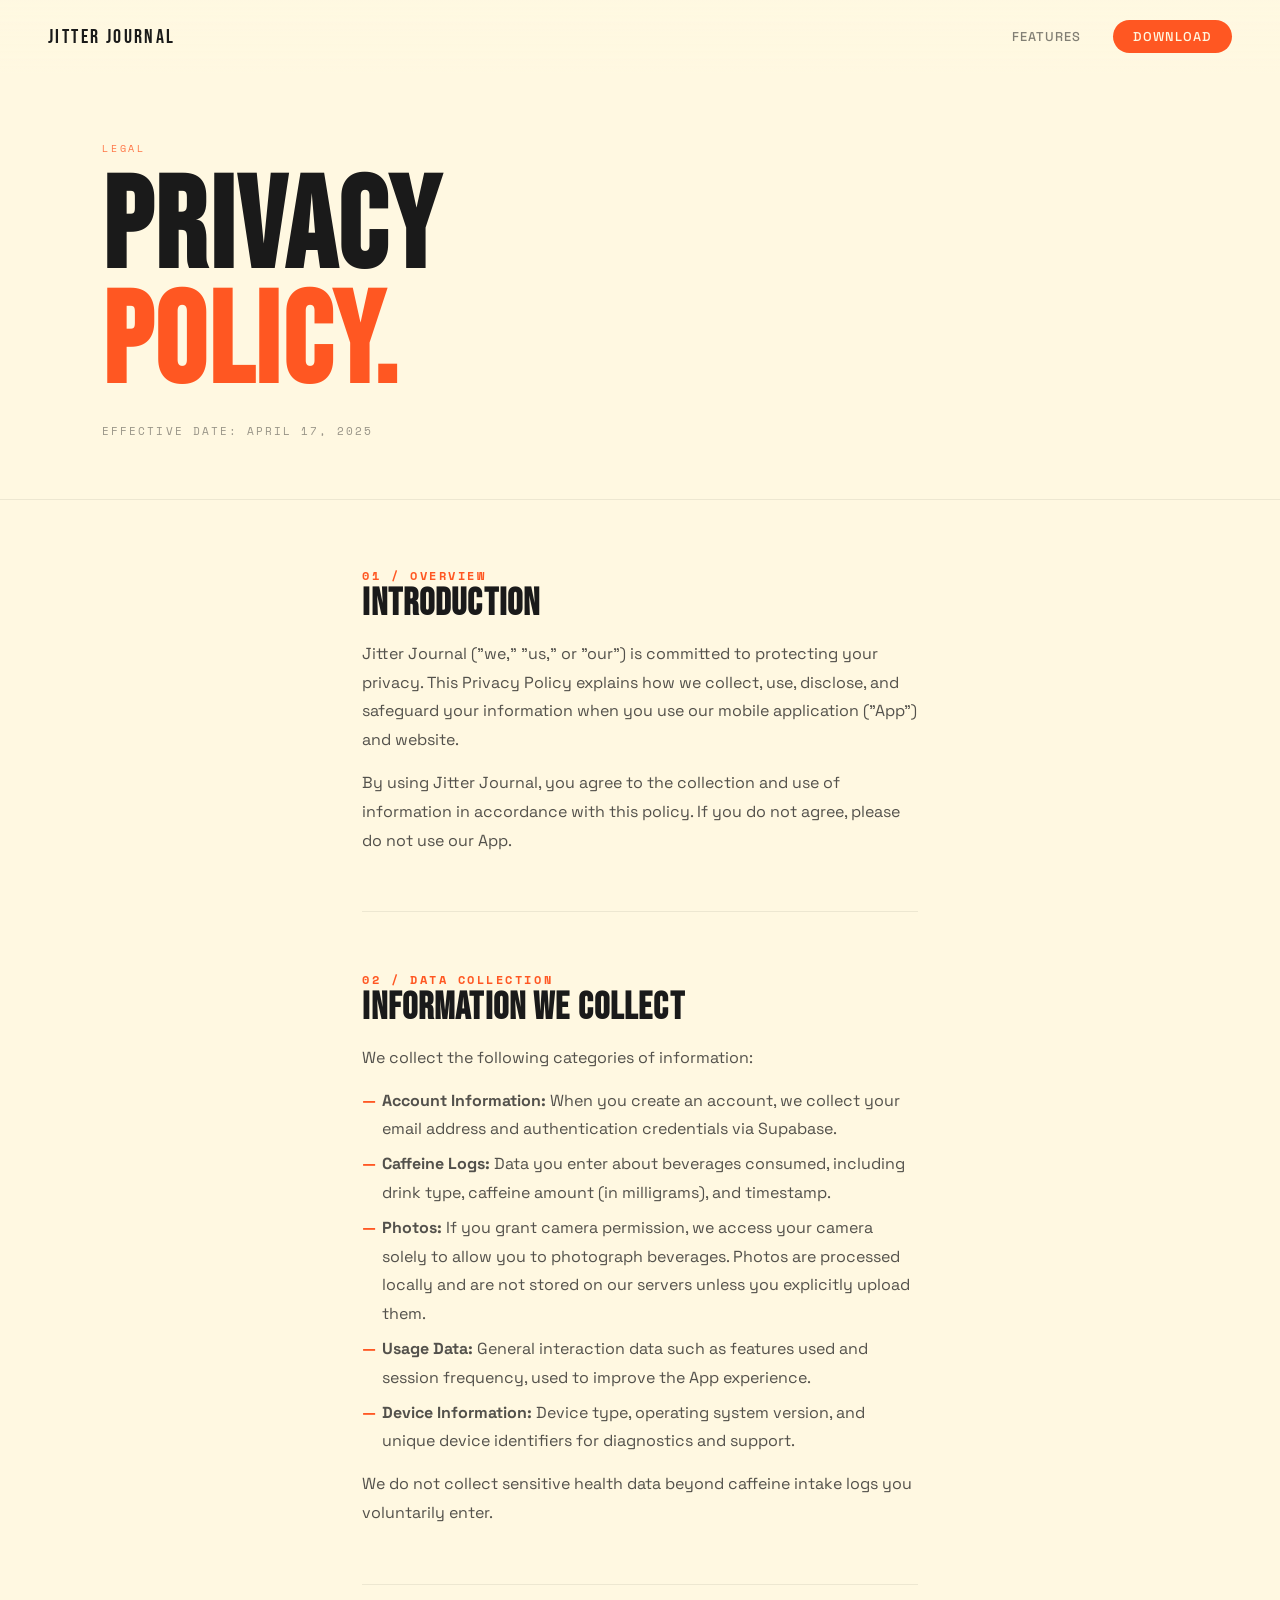
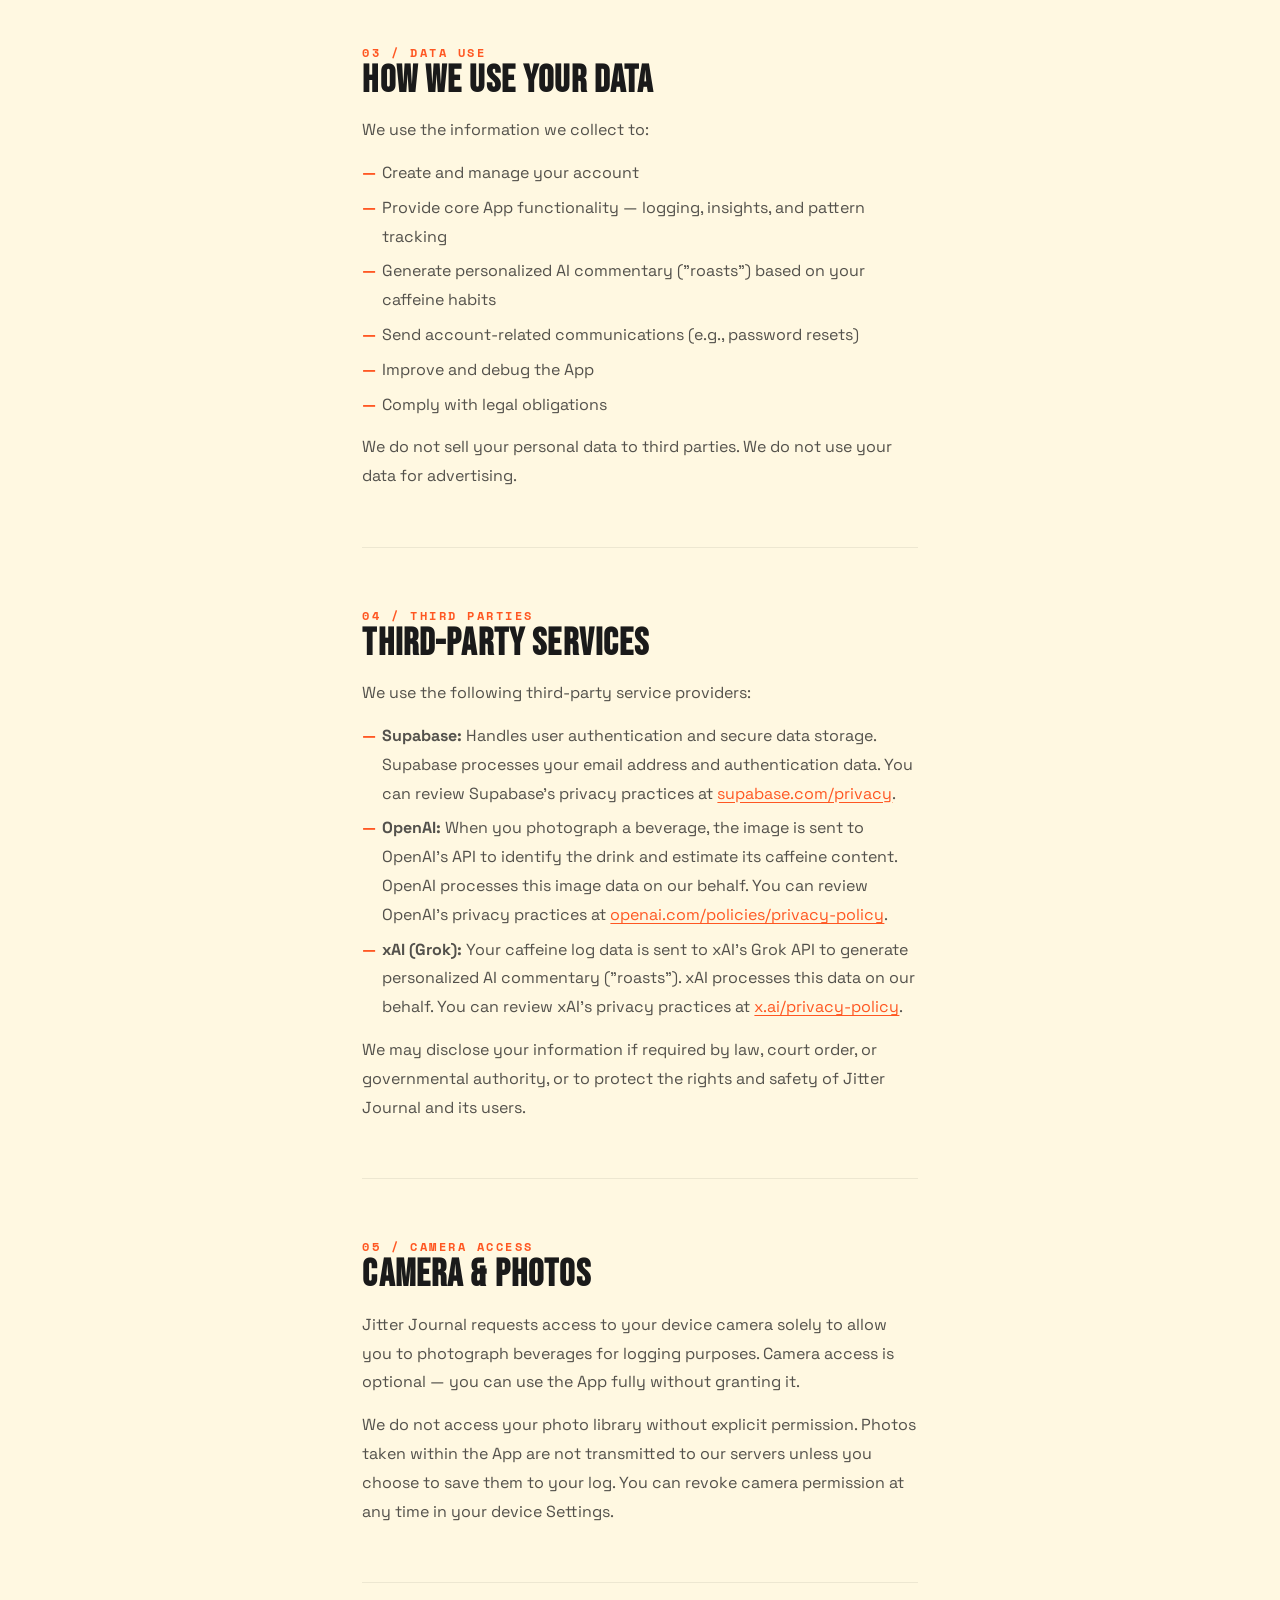
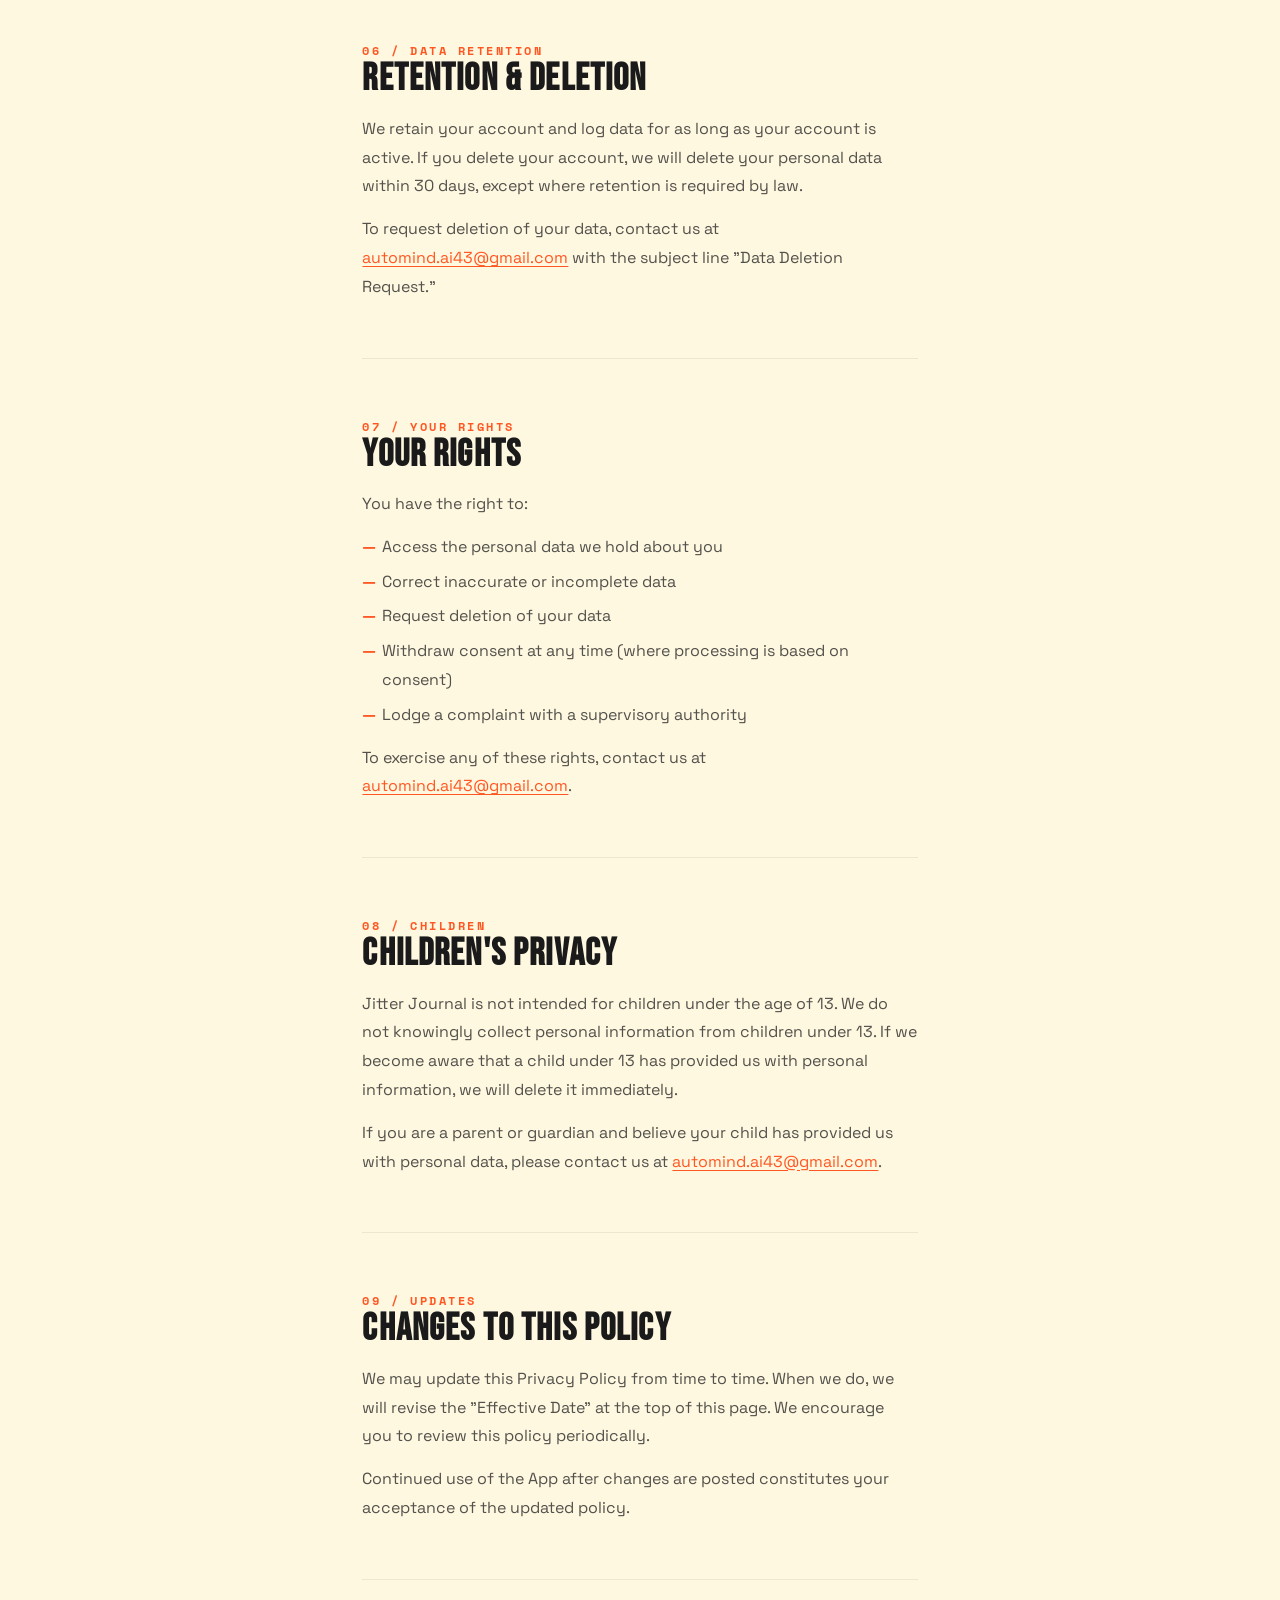
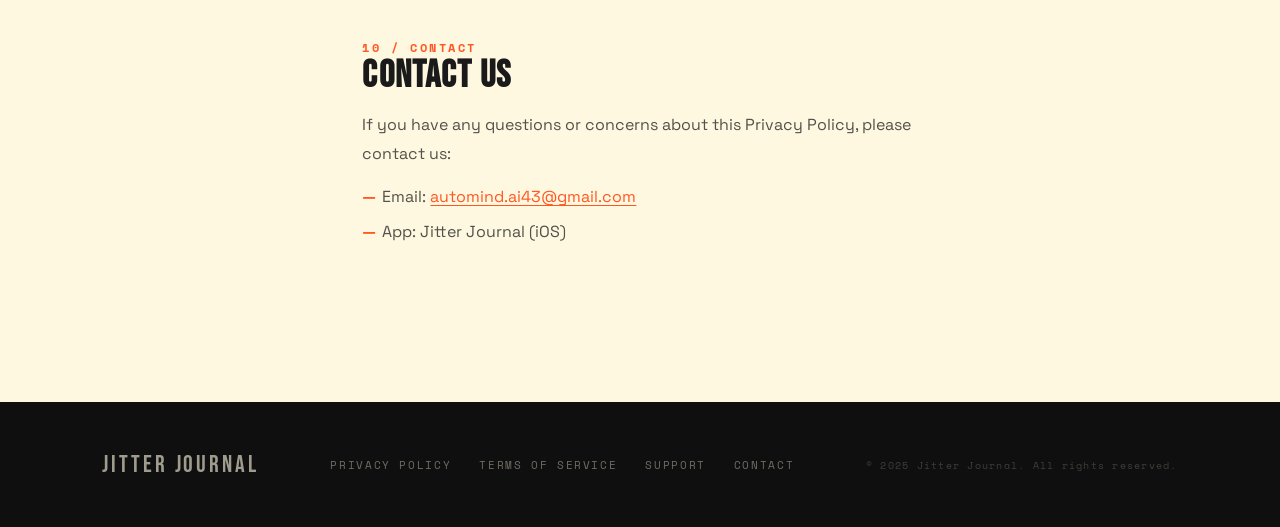
<file: privacy.html>
<!DOCTYPE html>
<html lang="en">
<head>
  <meta charset="UTF-8" />
  <meta name="viewport" content="width=device-width, initial-scale=1.0" />
  <title>Privacy Policy — Jitter Journal</title>
  <meta name="description" content="Jitter Journal Privacy Policy" />
  <link rel="icon" href="https://raw.githubusercontent.com/google/material-design-icons/master/png/maps/local_cafe/materialicons/48dp/2x/baseline_local_cafe_black_48dp.png" />
  <link rel="preconnect" href="https://fonts.googleapis.com" />
  <link rel="preconnect" href="https://fonts.gstatic.com" crossorigin />
  <link href="https://fonts.googleapis.com/css2?family=Bebas+Neue&family=Space+Grotesk:wght@300;400;500;600&family=Space+Mono:wght@400;700&display=swap" rel="stylesheet" />
  <link rel="stylesheet" href="css/style.css" />
  <style>
    body {
      background: var(--bg-light);
      color: var(--text-dark);
      min-height: 100vh;
    }

    .legal-hero {
      background: var(--bg-light);
      padding: 140px 8vw 60px;
      border-bottom: 1px solid rgba(26,26,26,0.08);
    }
    .legal-hero .section-label {
      color: var(--accent);
    }
    .legal-hero-heading {
      font-family: var(--font-display);
      font-size: clamp(4rem, 10vw, 9rem);
      line-height: 0.9;
      letter-spacing: 0.02em;
      color: var(--text-dark);
      margin: 12px 0 20px;
    }
    .legal-hero-heading .accent {
      color: var(--accent);
    }
    .legal-effective {
      font-family: var(--font-mono);
      font-size: 0.7rem;
      letter-spacing: 0.18em;
      text-transform: uppercase;
      color: rgba(26,26,26,0.45);
    }

    .legal-body {
      max-width: 760px;
      margin: 0 auto;
      padding: 64px 8vw 100px;
    }

    .legal-section {
      margin-bottom: 56px;
    }
    .legal-section-title {
      font-family: var(--font-mono);
      font-size: 0.72rem;
      font-weight: 700;
      letter-spacing: 0.22em;
      text-transform: uppercase;
      color: var(--accent);
      margin-bottom: 16px;
    }
    .legal-section h2 {
      font-family: var(--font-display);
      font-size: clamp(1.8rem, 3vw, 2.6rem);
      letter-spacing: 0.03em;
      color: var(--text-dark);
      margin-bottom: 16px;
      line-height: 1;
    }
    .legal-section p {
      font-family: var(--font-body);
      font-size: 1rem;
      font-weight: 400;
      line-height: 1.8;
      color: rgba(26,26,26,0.75);
      margin-bottom: 14px;
    }
    .legal-section p:last-child {
      margin-bottom: 0;
    }
    .legal-section ul {
      list-style: none;
      padding: 0;
      margin: 0 0 14px;
    }
    .legal-section ul li {
      font-family: var(--font-body);
      font-size: 1rem;
      line-height: 1.8;
      color: rgba(26,26,26,0.75);
      padding-left: 20px;
      position: relative;
      margin-bottom: 6px;
    }
    .legal-section ul li::before {
      content: '—';
      position: absolute;
      left: 0;
      color: var(--accent);
      font-weight: 700;
    }
    .legal-section a {
      color: var(--accent);
      text-decoration: underline;
      text-underline-offset: 3px;
    }
    .legal-divider {
      border: none;
      border-top: 1px solid rgba(26,26,26,0.08);
      margin: 56px 0;
    }

    /* Override header for light page */
    .site-header {
      background: linear-gradient(to bottom, rgba(255,248,225,0.95) 0%, rgba(255,248,225,0.7) 100%);
    }
    .nav-logo { color: var(--text-dark); opacity: 1; }
    .nav-links a { color: rgba(26,26,26,0.55); }
    .nav-links a:hover { color: var(--text-dark); }
  </style>
</head>
<body>

  <header class="site-header">
    <nav>
      <a href="index.html" style="text-decoration:none;">
        <span class="nav-logo">JITTER JOURNAL</span>
      </a>
      <div class="nav-links">
        <a href="index.html#features">Features</a>
        <a href="index.html#download" class="nav-cta">Download</a>
      </div>
    </nav>
  </header>

  <div class="legal-hero">
    <span class="section-label">Legal</span>
    <h1 class="legal-hero-heading">PRIVACY<br><span class="accent">POLICY.</span></h1>
    <p class="legal-effective">Effective Date: April 17, 2025</p>
  </div>

  <div class="legal-body">

    <div class="legal-section">
      <span class="legal-section-title">01 / Overview</span>
      <h2>INTRODUCTION</h2>
      <p>Jitter Journal ("we," "us," or "our") is committed to protecting your privacy. This Privacy Policy explains how we collect, use, disclose, and safeguard your information when you use our mobile application ("App") and website.</p>
      <p>By using Jitter Journal, you agree to the collection and use of information in accordance with this policy. If you do not agree, please do not use our App.</p>
    </div>

    <hr class="legal-divider" />

    <div class="legal-section">
      <span class="legal-section-title">02 / Data Collection</span>
      <h2>INFORMATION WE COLLECT</h2>
      <p>We collect the following categories of information:</p>
      <ul>
        <li><strong>Account Information:</strong> When you create an account, we collect your email address and authentication credentials via Supabase.</li>
        <li><strong>Caffeine Logs:</strong> Data you enter about beverages consumed, including drink type, caffeine amount (in milligrams), and timestamp.</li>
        <li><strong>Photos:</strong> If you grant camera permission, we access your camera solely to allow you to photograph beverages. Photos are processed locally and are not stored on our servers unless you explicitly upload them.</li>
        <li><strong>Usage Data:</strong> General interaction data such as features used and session frequency, used to improve the App experience.</li>
        <li><strong>Device Information:</strong> Device type, operating system version, and unique device identifiers for diagnostics and support.</li>
      </ul>
      <p>We do not collect sensitive health data beyond caffeine intake logs you voluntarily enter.</p>
    </div>

    <hr class="legal-divider" />

    <div class="legal-section">
      <span class="legal-section-title">03 / Data Use</span>
      <h2>HOW WE USE YOUR DATA</h2>
      <p>We use the information we collect to:</p>
      <ul>
        <li>Create and manage your account</li>
        <li>Provide core App functionality — logging, insights, and pattern tracking</li>
        <li>Generate personalized AI commentary ("roasts") based on your caffeine habits</li>
        <li>Send account-related communications (e.g., password resets)</li>
        <li>Improve and debug the App</li>
        <li>Comply with legal obligations</li>
      </ul>
      <p>We do not sell your personal data to third parties. We do not use your data for advertising.</p>
    </div>

    <hr class="legal-divider" />

    <div class="legal-section">
      <span class="legal-section-title">04 / Third Parties</span>
      <h2>THIRD-PARTY SERVICES</h2>
      <p>We use the following third-party service providers:</p>
      <ul>
        <li><strong>Supabase:</strong> Handles user authentication and secure data storage. Supabase processes your email address and authentication data. You can review Supabase's privacy practices at <a href="https://supabase.com/privacy" target="_blank" rel="noopener noreferrer">supabase.com/privacy</a>.</li>
        <li><strong>OpenAI:</strong> When you photograph a beverage, the image is sent to OpenAI's API to identify the drink and estimate its caffeine content. OpenAI processes this image data on our behalf. You can review OpenAI's privacy practices at <a href="https://openai.com/policies/privacy-policy" target="_blank" rel="noopener noreferrer">openai.com/policies/privacy-policy</a>.</li>
        <li><strong>xAI (Grok):</strong> Your caffeine log data is sent to xAI's Grok API to generate personalized AI commentary ("roasts"). xAI processes this data on our behalf. You can review xAI's privacy practices at <a href="https://x.ai/privacy-policy" target="_blank" rel="noopener noreferrer">x.ai/privacy-policy</a>.</li>
      </ul>
      <p>We may disclose your information if required by law, court order, or governmental authority, or to protect the rights and safety of Jitter Journal and its users.</p>
    </div>

    <hr class="legal-divider" />

    <div class="legal-section">
      <span class="legal-section-title">05 / Camera Access</span>
      <h2>CAMERA &amp; PHOTOS</h2>
      <p>Jitter Journal requests access to your device camera solely to allow you to photograph beverages for logging purposes. Camera access is optional — you can use the App fully without granting it.</p>
      <p>We do not access your photo library without explicit permission. Photos taken within the App are not transmitted to our servers unless you choose to save them to your log. You can revoke camera permission at any time in your device Settings.</p>
    </div>

    <hr class="legal-divider" />

    <div class="legal-section">
      <span class="legal-section-title">06 / Data Retention</span>
      <h2>RETENTION &amp; DELETION</h2>
      <p>We retain your account and log data for as long as your account is active. If you delete your account, we will delete your personal data within 30 days, except where retention is required by law.</p>
      <p>To request deletion of your data, contact us at <a href="mailto:automind.ai43@gmail.com">automind.ai43@gmail.com</a> with the subject line "Data Deletion Request."</p>
    </div>

    <hr class="legal-divider" />

    <div class="legal-section">
      <span class="legal-section-title">07 / Your Rights</span>
      <h2>YOUR RIGHTS</h2>
      <p>You have the right to:</p>
      <ul>
        <li>Access the personal data we hold about you</li>
        <li>Correct inaccurate or incomplete data</li>
        <li>Request deletion of your data</li>
        <li>Withdraw consent at any time (where processing is based on consent)</li>
        <li>Lodge a complaint with a supervisory authority</li>
      </ul>
      <p>To exercise any of these rights, contact us at <a href="mailto:automind.ai43@gmail.com">automind.ai43@gmail.com</a>.</p>
    </div>

    <hr class="legal-divider" />

    <div class="legal-section">
      <span class="legal-section-title">08 / Children</span>
      <h2>CHILDREN'S PRIVACY</h2>
      <p>Jitter Journal is not intended for children under the age of 13. We do not knowingly collect personal information from children under 13. If we become aware that a child under 13 has provided us with personal information, we will delete it immediately.</p>
      <p>If you are a parent or guardian and believe your child has provided us with personal data, please contact us at <a href="mailto:automind.ai43@gmail.com">automind.ai43@gmail.com</a>.</p>
    </div>

    <hr class="legal-divider" />

    <div class="legal-section">
      <span class="legal-section-title">09 / Updates</span>
      <h2>CHANGES TO THIS POLICY</h2>
      <p>We may update this Privacy Policy from time to time. When we do, we will revise the "Effective Date" at the top of this page. We encourage you to review this policy periodically.</p>
      <p>Continued use of the App after changes are posted constitutes your acceptance of the updated policy.</p>
    </div>

    <hr class="legal-divider" />

    <div class="legal-section">
      <span class="legal-section-title">10 / Contact</span>
      <h2>CONTACT US</h2>
      <p>If you have any questions or concerns about this Privacy Policy, please contact us:</p>
      <ul>
        <li>Email: <a href="mailto:automind.ai43@gmail.com">automind.ai43@gmail.com</a></li>
        <li>App: Jitter Journal (iOS)</li>
      </ul>
    </div>

  </div>

  <footer class="site-footer">
    <div class="footer-inner">
      <span class="footer-logo">JITTER JOURNAL</span>
      <div class="footer-links">
        <a href="privacy.html">Privacy Policy</a>
        <a href="terms.html">Terms of Service</a>
        <a href="support.html">Support</a>
        <a href="mailto:automind.ai43@gmail.com">Contact</a>
      </div>
      <span class="footer-copy">© 2025 Jitter Journal. All rights reserved.</span>
    </div>
  </footer>

</body>
</html>
</file>
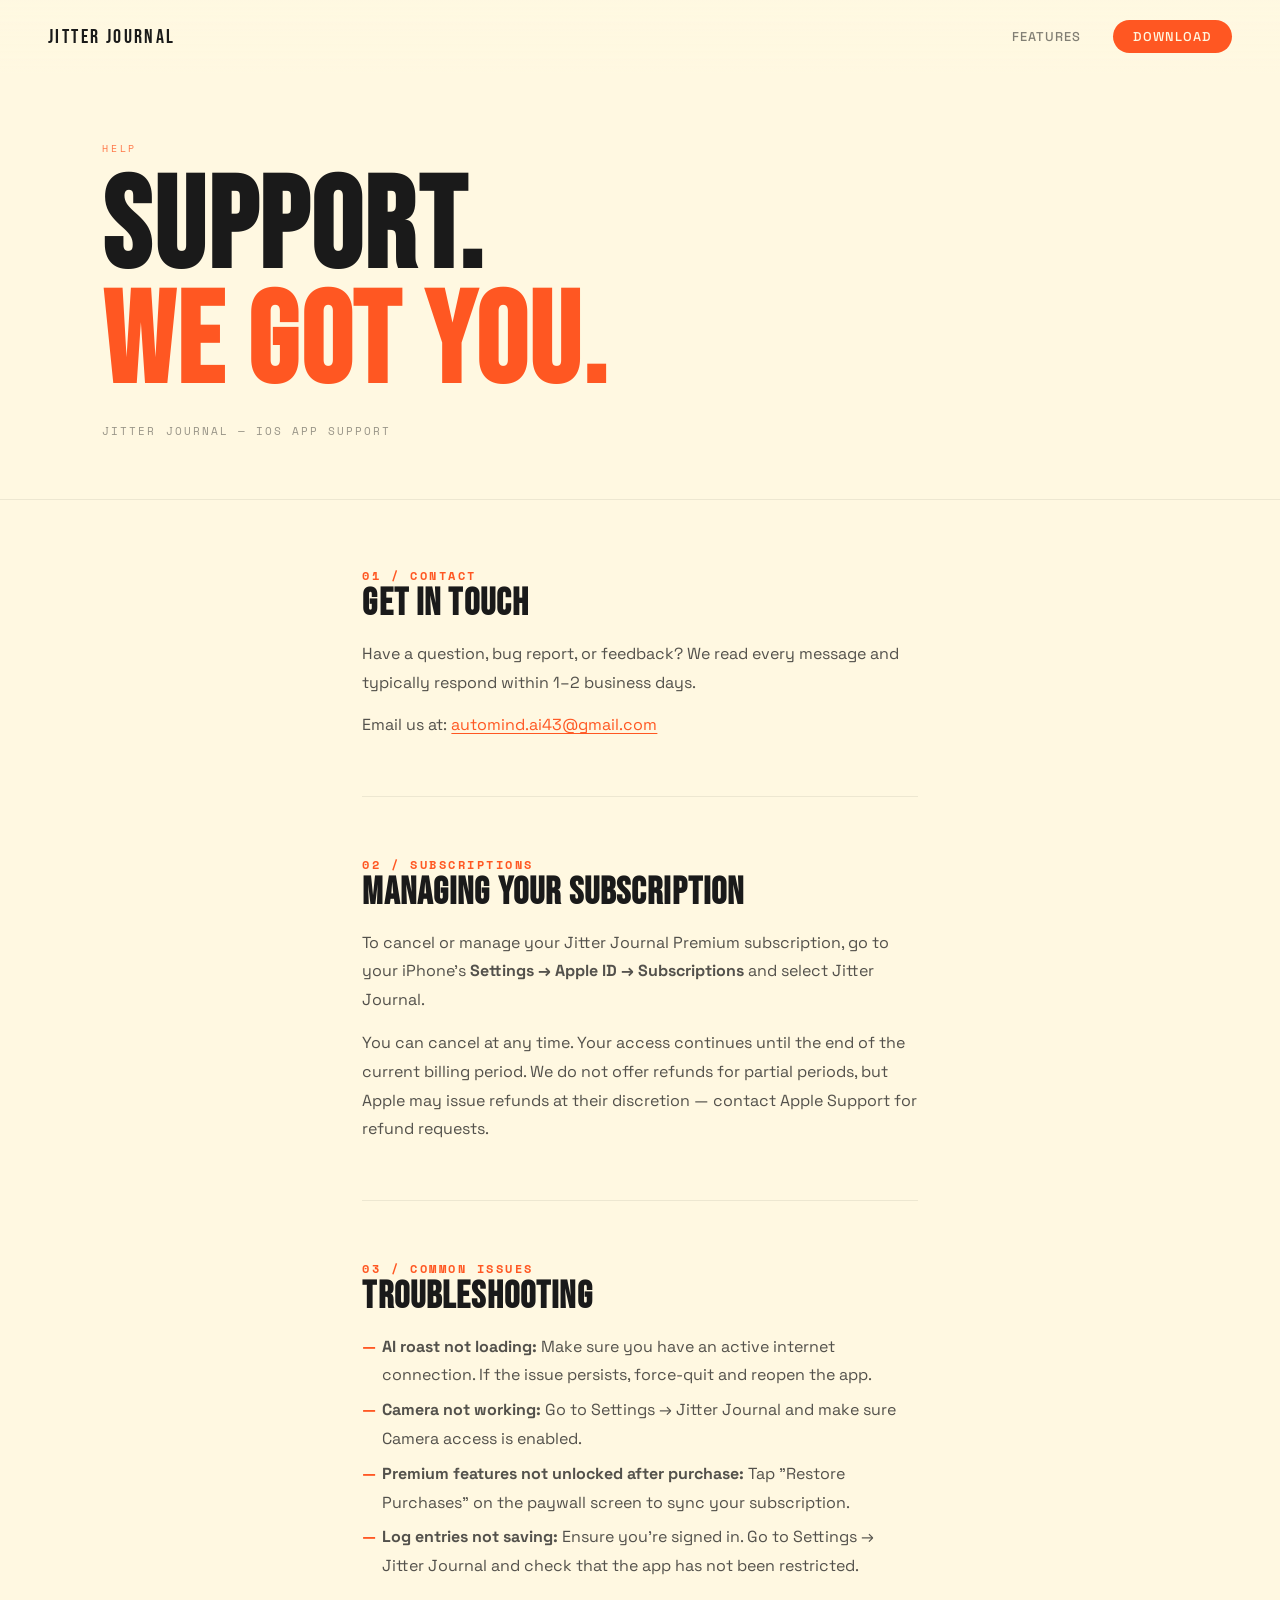
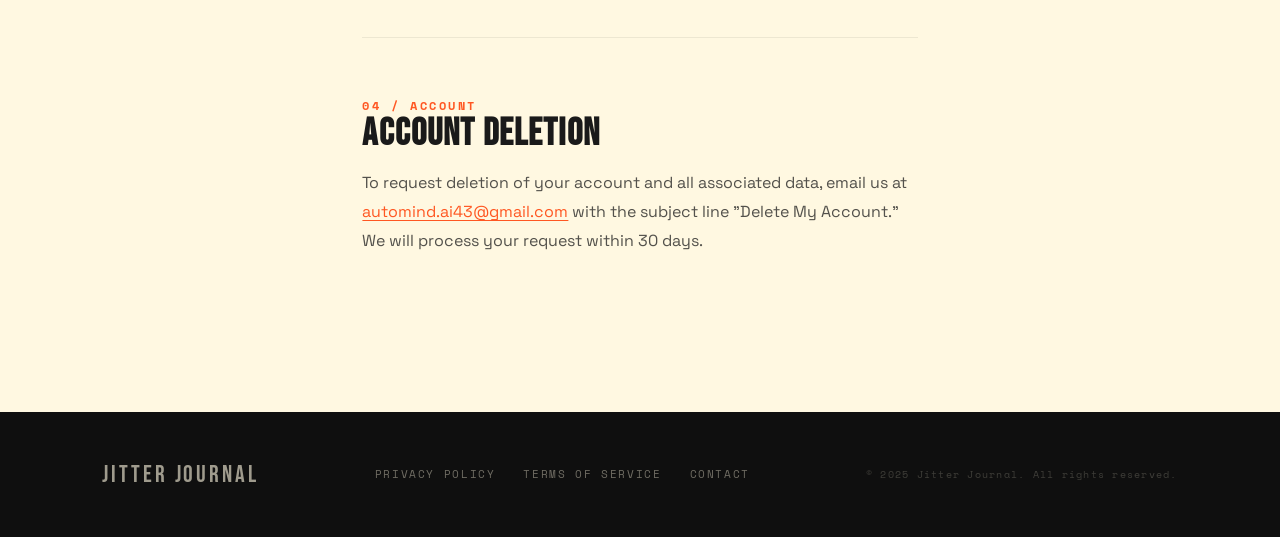
<file: support.html>
<!DOCTYPE html>
<html lang="en">
<head>
  <meta charset="UTF-8" />
  <meta name="viewport" content="width=device-width, initial-scale=1.0" />
  <title>Support — Jitter Journal</title>
  <meta name="description" content="Jitter Journal Support" />
  <link rel="icon" href="https://raw.githubusercontent.com/google/material-design-icons/master/png/maps/local_cafe/materialicons/48dp/2x/baseline_local_cafe_black_48dp.png" />
  <link rel="preconnect" href="https://fonts.googleapis.com" />
  <link rel="preconnect" href="https://fonts.gstatic.com" crossorigin />
  <link href="https://fonts.googleapis.com/css2?family=Bebas+Neue&family=Space+Grotesk:wght@300;400;500;600&family=Space+Mono:wght@400;700&display=swap" rel="stylesheet" />
  <link rel="stylesheet" href="css/style.css" />
  <style>
    body {
      background: var(--bg-light);
      color: var(--text-dark);
      min-height: 100vh;
    }

    .legal-hero {
      background: var(--bg-light);
      padding: 140px 8vw 60px;
      border-bottom: 1px solid rgba(26,26,26,0.08);
    }
    .legal-hero .section-label {
      color: var(--accent);
    }
    .legal-hero-heading {
      font-family: var(--font-display);
      font-size: clamp(4rem, 10vw, 9rem);
      line-height: 0.9;
      letter-spacing: 0.02em;
      color: var(--text-dark);
      margin: 12px 0 20px;
    }
    .legal-hero-heading .accent {
      color: var(--accent);
    }
    .legal-effective {
      font-family: var(--font-mono);
      font-size: 0.7rem;
      letter-spacing: 0.18em;
      text-transform: uppercase;
      color: rgba(26,26,26,0.45);
    }

    .legal-body {
      max-width: 760px;
      margin: 0 auto;
      padding: 64px 8vw 100px;
    }

    .legal-section {
      margin-bottom: 56px;
    }
    .legal-section-title {
      font-family: var(--font-mono);
      font-size: 0.72rem;
      font-weight: 700;
      letter-spacing: 0.22em;
      text-transform: uppercase;
      color: var(--accent);
      margin-bottom: 16px;
    }
    .legal-section h2 {
      font-family: var(--font-display);
      font-size: clamp(1.8rem, 3vw, 2.6rem);
      letter-spacing: 0.03em;
      color: var(--text-dark);
      margin-bottom: 16px;
      line-height: 1;
    }
    .legal-section p {
      font-family: var(--font-body);
      font-size: 1rem;
      font-weight: 400;
      line-height: 1.8;
      color: rgba(26,26,26,0.75);
      margin-bottom: 14px;
    }
    .legal-section p:last-child {
      margin-bottom: 0;
    }
    .legal-section ul {
      list-style: none;
      padding: 0;
      margin: 0 0 14px;
    }
    .legal-section ul li {
      font-family: var(--font-body);
      font-size: 1rem;
      line-height: 1.8;
      color: rgba(26,26,26,0.75);
      padding-left: 20px;
      position: relative;
      margin-bottom: 6px;
    }
    .legal-section ul li::before {
      content: '—';
      position: absolute;
      left: 0;
      color: var(--accent);
      font-weight: 700;
    }
    .legal-section a {
      color: var(--accent);
      text-decoration: underline;
      text-underline-offset: 3px;
    }
    .legal-divider {
      border: none;
      border-top: 1px solid rgba(26,26,26,0.08);
      margin: 56px 0;
    }

    .site-header {
      background: linear-gradient(to bottom, rgba(255,248,225,0.95) 0%, rgba(255,248,225,0.7) 100%);
    }
    .nav-logo { color: var(--text-dark); opacity: 1; }
    .nav-links a { color: rgba(26,26,26,0.55); }
    .nav-links a:hover { color: var(--text-dark); }
  </style>
</head>
<body>

  <header class="site-header">
    <nav>
      <a href="index.html" style="text-decoration:none;">
        <span class="nav-logo">JITTER JOURNAL</span>
      </a>
      <div class="nav-links">
        <a href="index.html#features">Features</a>
        <a href="index.html#download" class="nav-cta">Download</a>
      </div>
    </nav>
  </header>

  <div class="legal-hero">
    <span class="section-label">Help</span>
    <h1 class="legal-hero-heading">SUPPORT.<br><span class="accent">WE GOT YOU.</span></h1>
    <p class="legal-effective">Jitter Journal — iOS App Support</p>
  </div>

  <div class="legal-body">

    <div class="legal-section">
      <span class="legal-section-title">01 / Contact</span>
      <h2>GET IN TOUCH</h2>
      <p>Have a question, bug report, or feedback? We read every message and typically respond within 1–2 business days.</p>
      <p>Email us at: <a href="mailto:automind.ai43@gmail.com">automind.ai43@gmail.com</a></p>
    </div>

    <hr class="legal-divider" />

    <div class="legal-section">
      <span class="legal-section-title">02 / Subscriptions</span>
      <h2>MANAGING YOUR SUBSCRIPTION</h2>
      <p>To cancel or manage your Jitter Journal Premium subscription, go to your iPhone's <strong>Settings → Apple ID → Subscriptions</strong> and select Jitter Journal.</p>
      <p>You can cancel at any time. Your access continues until the end of the current billing period. We do not offer refunds for partial periods, but Apple may issue refunds at their discretion — contact Apple Support for refund requests.</p>
    </div>

    <hr class="legal-divider" />

    <div class="legal-section">
      <span class="legal-section-title">03 / Common Issues</span>
      <h2>TROUBLESHOOTING</h2>
      <ul>
        <li><strong>AI roast not loading:</strong> Make sure you have an active internet connection. If the issue persists, force-quit and reopen the app.</li>
        <li><strong>Camera not working:</strong> Go to Settings → Jitter Journal and make sure Camera access is enabled.</li>
        <li><strong>Premium features not unlocked after purchase:</strong> Tap "Restore Purchases" on the paywall screen to sync your subscription.</li>
        <li><strong>Log entries not saving:</strong> Ensure you're signed in. Go to Settings → Jitter Journal and check that the app has not been restricted.</li>
      </ul>
    </div>

    <hr class="legal-divider" />

    <div class="legal-section">
      <span class="legal-section-title">04 / Account</span>
      <h2>ACCOUNT DELETION</h2>
      <p>To request deletion of your account and all associated data, email us at <a href="mailto:automind.ai43@gmail.com">automind.ai43@gmail.com</a> with the subject line "Delete My Account." We will process your request within 30 days.</p>
    </div>

  </div>

  <footer class="site-footer">
    <div class="footer-inner">
      <span class="footer-logo">JITTER JOURNAL</span>
      <div class="footer-links">
        <a href="privacy.html">Privacy Policy</a>
        <a href="terms.html">Terms of Service</a>
        <a href="mailto:automind.ai43@gmail.com">Contact</a>
      </div>
      <span class="footer-copy">© 2025 Jitter Journal. All rights reserved.</span>
    </div>
  </footer>

</body>
</html>
</file>
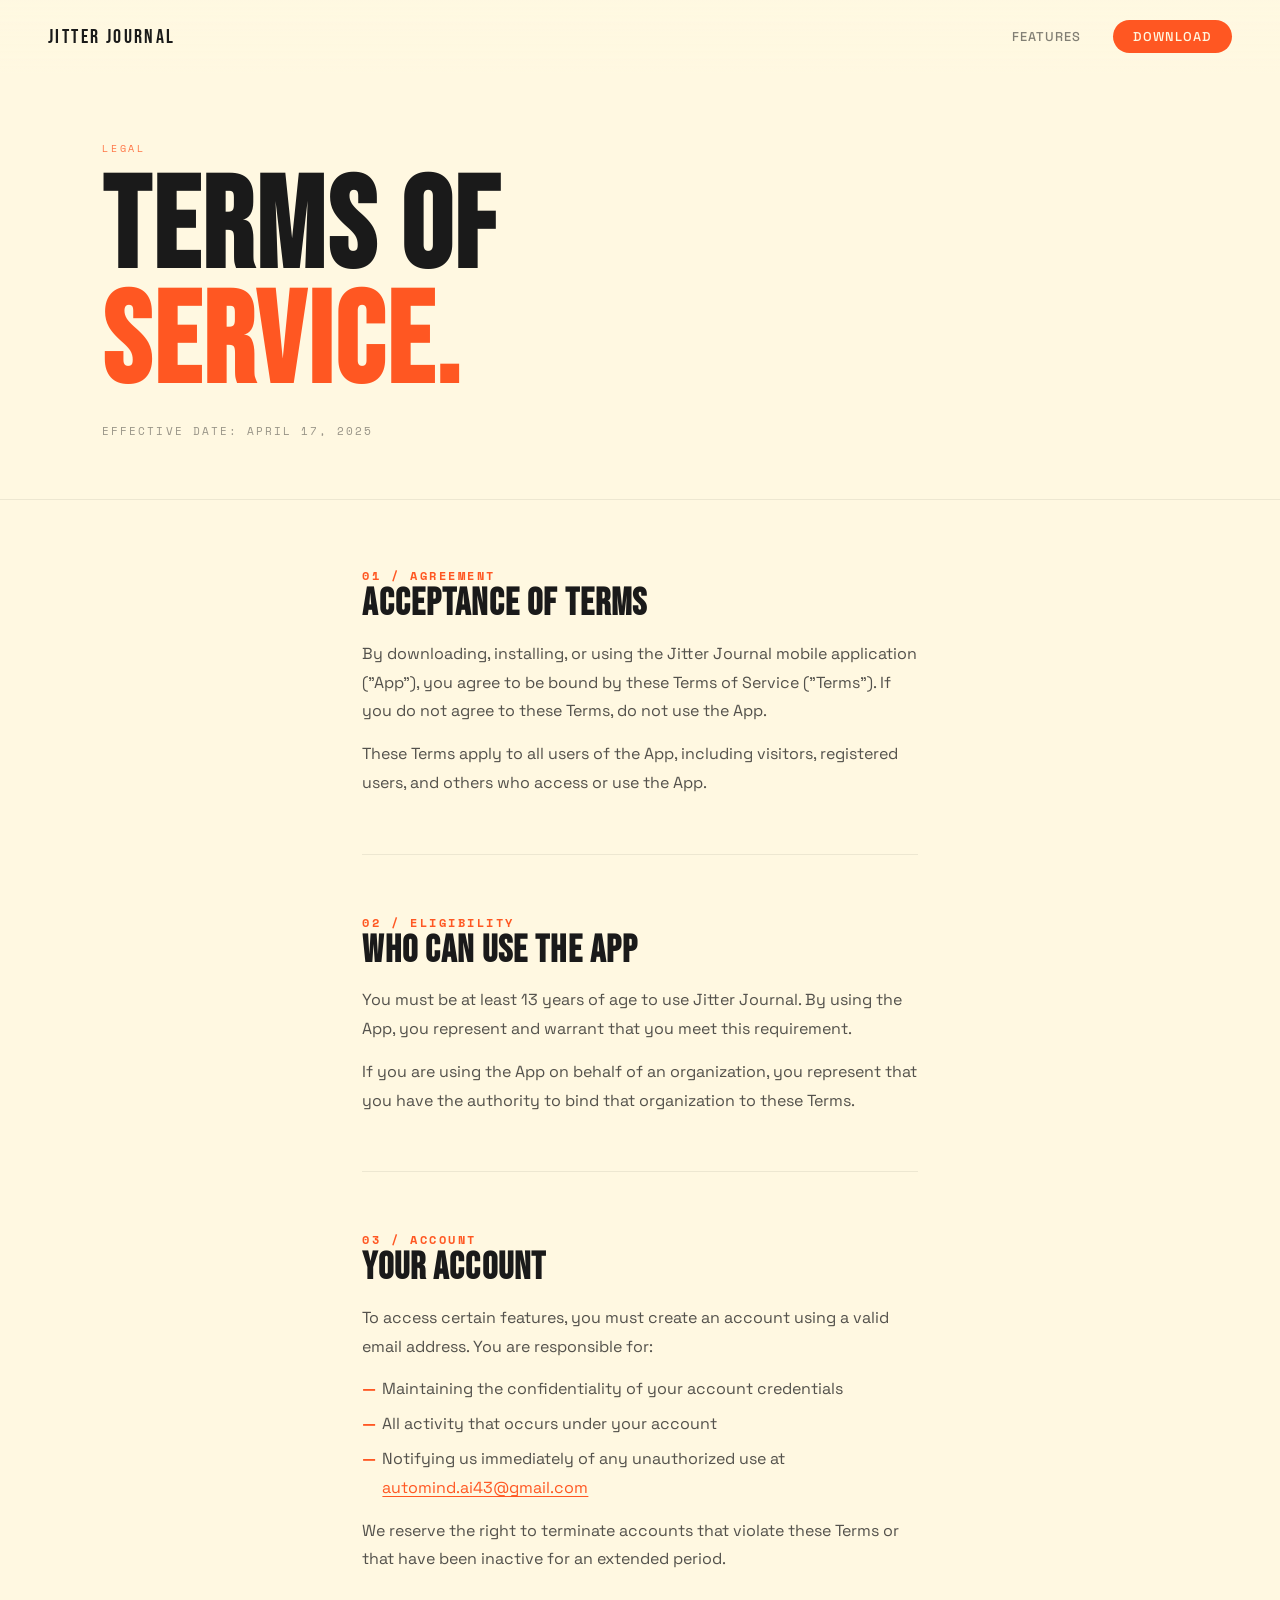
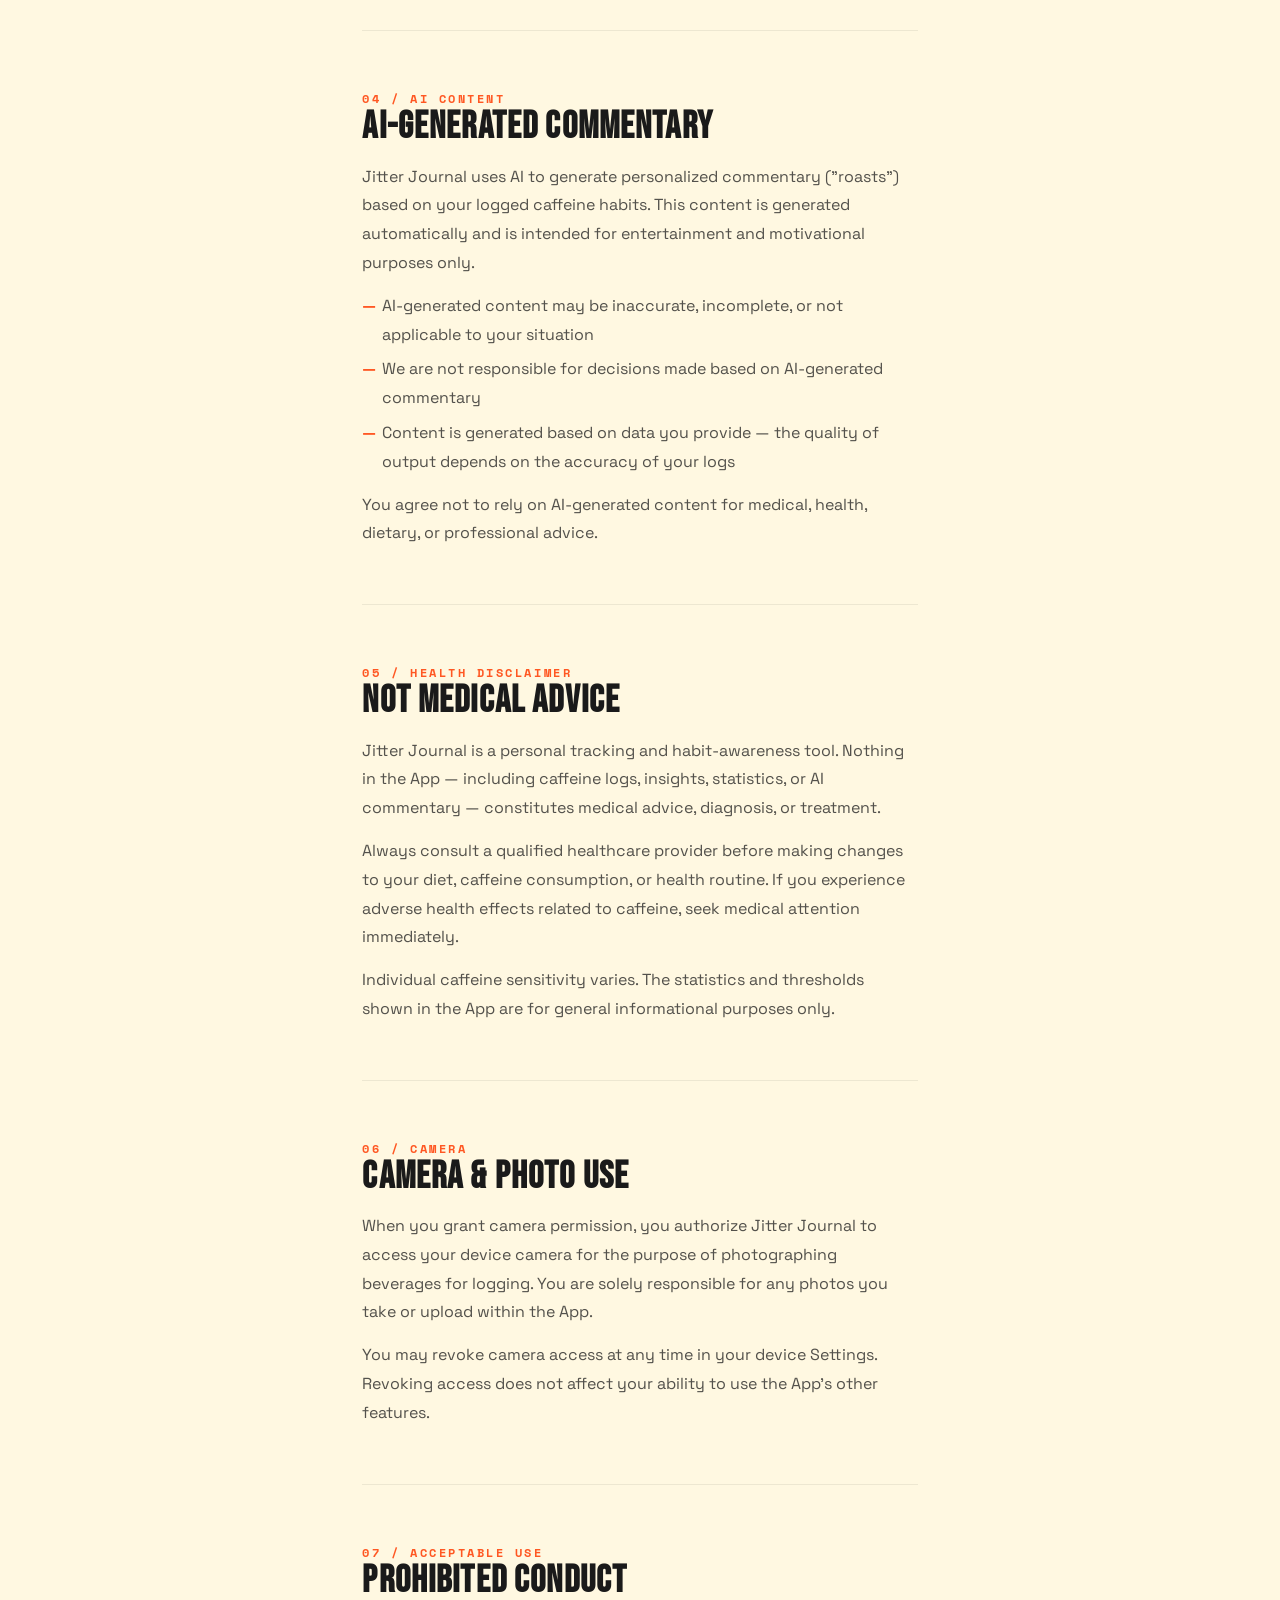
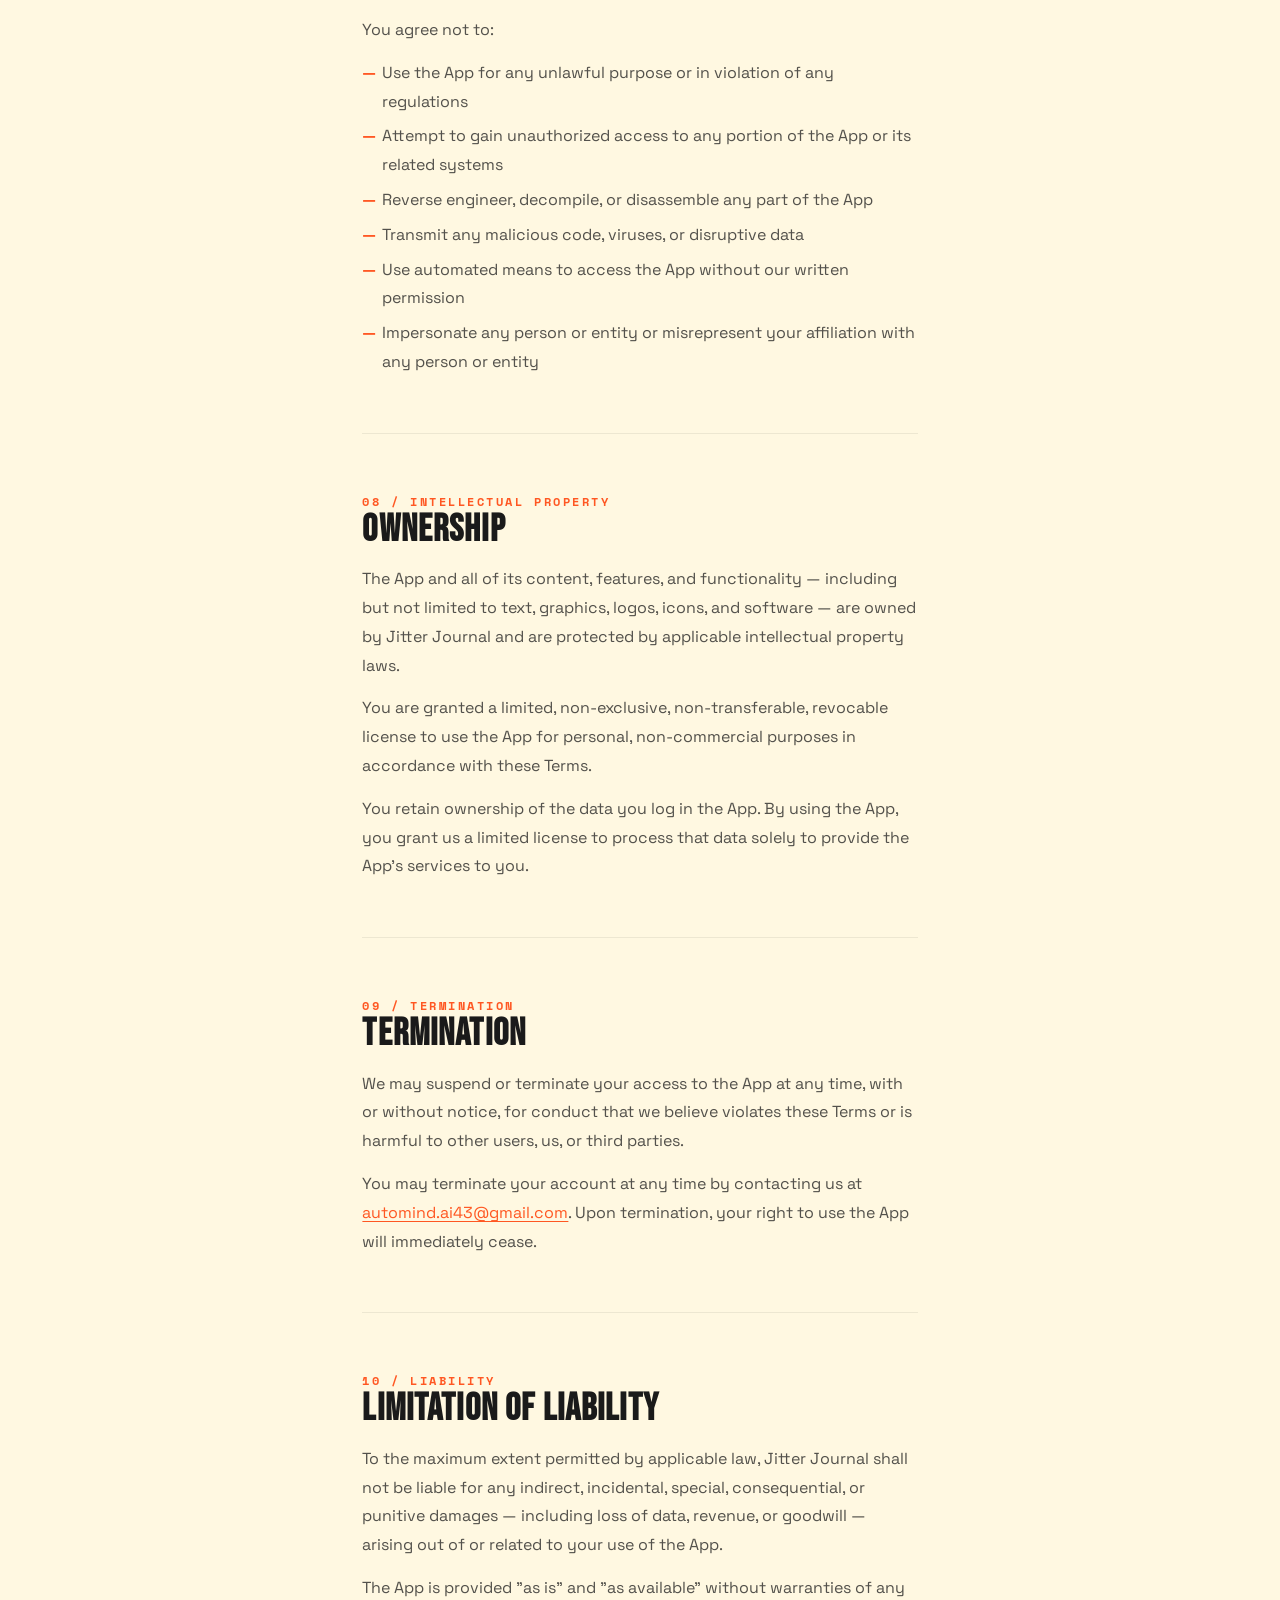
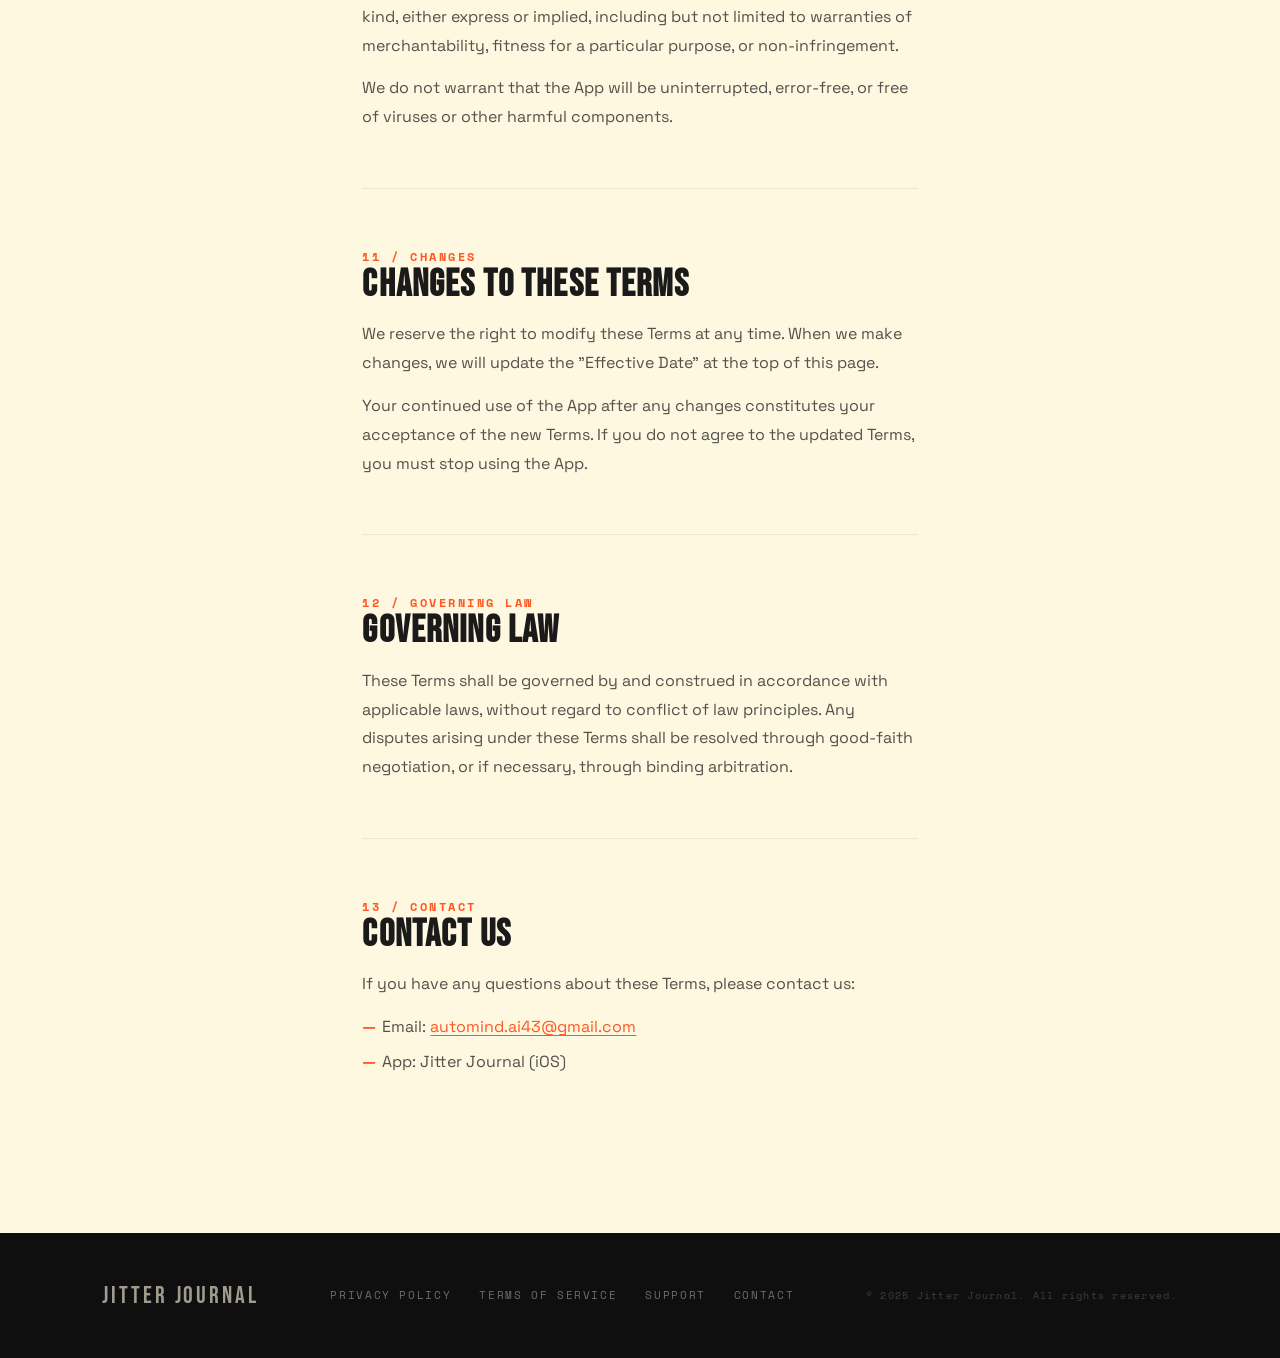
<file: terms.html>
<!DOCTYPE html>
<html lang="en">
<head>
  <meta charset="UTF-8" />
  <meta name="viewport" content="width=device-width, initial-scale=1.0" />
  <title>Terms of Service — Jitter Journal</title>
  <meta name="description" content="Jitter Journal Terms of Service" />
  <link rel="icon" href="https://raw.githubusercontent.com/google/material-design-icons/master/png/maps/local_cafe/materialicons/48dp/2x/baseline_local_cafe_black_48dp.png" />
  <link rel="preconnect" href="https://fonts.googleapis.com" />
  <link rel="preconnect" href="https://fonts.gstatic.com" crossorigin />
  <link href="https://fonts.googleapis.com/css2?family=Bebas+Neue&family=Space+Grotesk:wght@300;400;500;600&family=Space+Mono:wght@400;700&display=swap" rel="stylesheet" />
  <link rel="stylesheet" href="css/style.css" />
  <style>
    body {
      background: var(--bg-light);
      color: var(--text-dark);
      min-height: 100vh;
    }

    .legal-hero {
      background: var(--bg-light);
      padding: 140px 8vw 60px;
      border-bottom: 1px solid rgba(26,26,26,0.08);
    }
    .legal-hero .section-label {
      color: var(--accent);
    }
    .legal-hero-heading {
      font-family: var(--font-display);
      font-size: clamp(4rem, 10vw, 9rem);
      line-height: 0.9;
      letter-spacing: 0.02em;
      color: var(--text-dark);
      margin: 12px 0 20px;
    }
    .legal-hero-heading .accent {
      color: var(--accent);
    }
    .legal-effective {
      font-family: var(--font-mono);
      font-size: 0.7rem;
      letter-spacing: 0.18em;
      text-transform: uppercase;
      color: rgba(26,26,26,0.45);
    }

    .legal-body {
      max-width: 760px;
      margin: 0 auto;
      padding: 64px 8vw 100px;
    }

    .legal-section {
      margin-bottom: 56px;
    }
    .legal-section-title {
      font-family: var(--font-mono);
      font-size: 0.72rem;
      font-weight: 700;
      letter-spacing: 0.22em;
      text-transform: uppercase;
      color: var(--accent);
      margin-bottom: 16px;
    }
    .legal-section h2 {
      font-family: var(--font-display);
      font-size: clamp(1.8rem, 3vw, 2.6rem);
      letter-spacing: 0.03em;
      color: var(--text-dark);
      margin-bottom: 16px;
      line-height: 1;
    }
    .legal-section p {
      font-family: var(--font-body);
      font-size: 1rem;
      font-weight: 400;
      line-height: 1.8;
      color: rgba(26,26,26,0.75);
      margin-bottom: 14px;
    }
    .legal-section p:last-child {
      margin-bottom: 0;
    }
    .legal-section ul {
      list-style: none;
      padding: 0;
      margin: 0 0 14px;
    }
    .legal-section ul li {
      font-family: var(--font-body);
      font-size: 1rem;
      line-height: 1.8;
      color: rgba(26,26,26,0.75);
      padding-left: 20px;
      position: relative;
      margin-bottom: 6px;
    }
    .legal-section ul li::before {
      content: '—';
      position: absolute;
      left: 0;
      color: var(--accent);
      font-weight: 700;
    }
    .legal-section a {
      color: var(--accent);
      text-decoration: underline;
      text-underline-offset: 3px;
    }
    .legal-divider {
      border: none;
      border-top: 1px solid rgba(26,26,26,0.08);
      margin: 56px 0;
    }

    /* Override header for light page */
    .site-header {
      background: linear-gradient(to bottom, rgba(255,248,225,0.95) 0%, rgba(255,248,225,0.7) 100%);
    }
    .nav-logo { color: var(--text-dark); opacity: 1; }
    .nav-links a { color: rgba(26,26,26,0.55); }
    .nav-links a:hover { color: var(--text-dark); }
  </style>
</head>
<body>

  <header class="site-header">
    <nav>
      <a href="index.html" style="text-decoration:none;">
        <span class="nav-logo">JITTER JOURNAL</span>
      </a>
      <div class="nav-links">
        <a href="index.html#features">Features</a>
        <a href="index.html#download" class="nav-cta">Download</a>
      </div>
    </nav>
  </header>

  <div class="legal-hero">
    <span class="section-label">Legal</span>
    <h1 class="legal-hero-heading">TERMS OF<br><span class="accent">SERVICE.</span></h1>
    <p class="legal-effective">Effective Date: April 17, 2025</p>
  </div>

  <div class="legal-body">

    <div class="legal-section">
      <span class="legal-section-title">01 / Agreement</span>
      <h2>ACCEPTANCE OF TERMS</h2>
      <p>By downloading, installing, or using the Jitter Journal mobile application ("App"), you agree to be bound by these Terms of Service ("Terms"). If you do not agree to these Terms, do not use the App.</p>
      <p>These Terms apply to all users of the App, including visitors, registered users, and others who access or use the App.</p>
    </div>

    <hr class="legal-divider" />

    <div class="legal-section">
      <span class="legal-section-title">02 / Eligibility</span>
      <h2>WHO CAN USE THE APP</h2>
      <p>You must be at least 13 years of age to use Jitter Journal. By using the App, you represent and warrant that you meet this requirement.</p>
      <p>If you are using the App on behalf of an organization, you represent that you have the authority to bind that organization to these Terms.</p>
    </div>

    <hr class="legal-divider" />

    <div class="legal-section">
      <span class="legal-section-title">03 / Account</span>
      <h2>YOUR ACCOUNT</h2>
      <p>To access certain features, you must create an account using a valid email address. You are responsible for:</p>
      <ul>
        <li>Maintaining the confidentiality of your account credentials</li>
        <li>All activity that occurs under your account</li>
        <li>Notifying us immediately of any unauthorized use at <a href="mailto:automind.ai43@gmail.com">automind.ai43@gmail.com</a></li>
      </ul>
      <p>We reserve the right to terminate accounts that violate these Terms or that have been inactive for an extended period.</p>
    </div>

    <hr class="legal-divider" />

    <div class="legal-section">
      <span class="legal-section-title">04 / AI Content</span>
      <h2>AI-GENERATED COMMENTARY</h2>
      <p>Jitter Journal uses AI to generate personalized commentary ("roasts") based on your logged caffeine habits. This content is generated automatically and is intended for entertainment and motivational purposes only.</p>
      <ul>
        <li>AI-generated content may be inaccurate, incomplete, or not applicable to your situation</li>
        <li>We are not responsible for decisions made based on AI-generated commentary</li>
        <li>Content is generated based on data you provide — the quality of output depends on the accuracy of your logs</li>
      </ul>
      <p>You agree not to rely on AI-generated content for medical, health, dietary, or professional advice.</p>
    </div>

    <hr class="legal-divider" />

    <div class="legal-section">
      <span class="legal-section-title">05 / Health Disclaimer</span>
      <h2>NOT MEDICAL ADVICE</h2>
      <p>Jitter Journal is a personal tracking and habit-awareness tool. Nothing in the App — including caffeine logs, insights, statistics, or AI commentary — constitutes medical advice, diagnosis, or treatment.</p>
      <p>Always consult a qualified healthcare provider before making changes to your diet, caffeine consumption, or health routine. If you experience adverse health effects related to caffeine, seek medical attention immediately.</p>
      <p>Individual caffeine sensitivity varies. The statistics and thresholds shown in the App are for general informational purposes only.</p>
    </div>

    <hr class="legal-divider" />

    <div class="legal-section">
      <span class="legal-section-title">06 / Camera</span>
      <h2>CAMERA &amp; PHOTO USE</h2>
      <p>When you grant camera permission, you authorize Jitter Journal to access your device camera for the purpose of photographing beverages for logging. You are solely responsible for any photos you take or upload within the App.</p>
      <p>You may revoke camera access at any time in your device Settings. Revoking access does not affect your ability to use the App's other features.</p>
    </div>

    <hr class="legal-divider" />

    <div class="legal-section">
      <span class="legal-section-title">07 / Acceptable Use</span>
      <h2>PROHIBITED CONDUCT</h2>
      <p>You agree not to:</p>
      <ul>
        <li>Use the App for any unlawful purpose or in violation of any regulations</li>
        <li>Attempt to gain unauthorized access to any portion of the App or its related systems</li>
        <li>Reverse engineer, decompile, or disassemble any part of the App</li>
        <li>Transmit any malicious code, viruses, or disruptive data</li>
        <li>Use automated means to access the App without our written permission</li>
        <li>Impersonate any person or entity or misrepresent your affiliation with any person or entity</li>
      </ul>
    </div>

    <hr class="legal-divider" />

    <div class="legal-section">
      <span class="legal-section-title">08 / Intellectual Property</span>
      <h2>OWNERSHIP</h2>
      <p>The App and all of its content, features, and functionality — including but not limited to text, graphics, logos, icons, and software — are owned by Jitter Journal and are protected by applicable intellectual property laws.</p>
      <p>You are granted a limited, non-exclusive, non-transferable, revocable license to use the App for personal, non-commercial purposes in accordance with these Terms.</p>
      <p>You retain ownership of the data you log in the App. By using the App, you grant us a limited license to process that data solely to provide the App's services to you.</p>
    </div>

    <hr class="legal-divider" />

    <div class="legal-section">
      <span class="legal-section-title">09 / Termination</span>
      <h2>TERMINATION</h2>
      <p>We may suspend or terminate your access to the App at any time, with or without notice, for conduct that we believe violates these Terms or is harmful to other users, us, or third parties.</p>
      <p>You may terminate your account at any time by contacting us at <a href="mailto:automind.ai43@gmail.com">automind.ai43@gmail.com</a>. Upon termination, your right to use the App will immediately cease.</p>
    </div>

    <hr class="legal-divider" />

    <div class="legal-section">
      <span class="legal-section-title">10 / Liability</span>
      <h2>LIMITATION OF LIABILITY</h2>
      <p>To the maximum extent permitted by applicable law, Jitter Journal shall not be liable for any indirect, incidental, special, consequential, or punitive damages — including loss of data, revenue, or goodwill — arising out of or related to your use of the App.</p>
      <p>The App is provided "as is" and "as available" without warranties of any kind, either express or implied, including but not limited to warranties of merchantability, fitness for a particular purpose, or non-infringement.</p>
      <p>We do not warrant that the App will be uninterrupted, error-free, or free of viruses or other harmful components.</p>
    </div>

    <hr class="legal-divider" />

    <div class="legal-section">
      <span class="legal-section-title">11 / Changes</span>
      <h2>CHANGES TO THESE TERMS</h2>
      <p>We reserve the right to modify these Terms at any time. When we make changes, we will update the "Effective Date" at the top of this page.</p>
      <p>Your continued use of the App after any changes constitutes your acceptance of the new Terms. If you do not agree to the updated Terms, you must stop using the App.</p>
    </div>

    <hr class="legal-divider" />

    <div class="legal-section">
      <span class="legal-section-title">12 / Governing Law</span>
      <h2>GOVERNING LAW</h2>
      <p>These Terms shall be governed by and construed in accordance with applicable laws, without regard to conflict of law principles. Any disputes arising under these Terms shall be resolved through good-faith negotiation, or if necessary, through binding arbitration.</p>
    </div>

    <hr class="legal-divider" />

    <div class="legal-section">
      <span class="legal-section-title">13 / Contact</span>
      <h2>CONTACT US</h2>
      <p>If you have any questions about these Terms, please contact us:</p>
      <ul>
        <li>Email: <a href="mailto:automind.ai43@gmail.com">automind.ai43@gmail.com</a></li>
        <li>App: Jitter Journal (iOS)</li>
      </ul>
    </div>

  </div>

  <footer class="site-footer">
    <div class="footer-inner">
      <span class="footer-logo">JITTER JOURNAL</span>
      <div class="footer-links">
        <a href="privacy.html">Privacy Policy</a>
        <a href="terms.html">Terms of Service</a>
        <a href="support.html">Support</a>
        <a href="mailto:automind.ai43@gmail.com">Contact</a>
      </div>
      <span class="footer-copy">© 2025 Jitter Journal. All rights reserved.</span>
    </div>
  </footer>

</body>
</html>
</file>
<file: css/style.css>
/* ============================================================
   JITTER JOURNAL — Scroll-Driven Landing Page
   ============================================================ */

:root {
  --bg-dark:    #1A1A1A;
  --bg-light:   #FFF8E1;
  --accent:     #FF5722;
  --text-light: #FFF8E1;
  --text-dark:  #1A1A1A;
  --text-muted: rgba(255,248,225,0.5);
  --font-display: 'Bebas Neue', sans-serif;
  --font-body:    'Space Grotesk', sans-serif;
  --font-mono:    'Space Mono', monospace;
}

*, *::before, *::after { box-sizing: border-box; margin: 0; padding: 0; }

html {
  background: var(--bg-dark);
  color: var(--text-light);
}

body {
  font-family: var(--font-body);
  background: var(--bg-dark);
  overflow-x: hidden;
}

/* ============================================================
   LOADER
   ============================================================ */
#loader {
  position: fixed;
  inset: 0;
  z-index: 1000;
  background: var(--bg-dark);
  display: flex;
  flex-direction: column;
  align-items: center;
  justify-content: center;
  gap: 24px;
  transition: opacity 0.6s ease, visibility 0.6s ease;
}
#loader.hidden {
  opacity: 0;
  visibility: hidden;
  pointer-events: none;
}
.loader-brand {
  font-family: var(--font-display);
  font-size: 2.5rem;
  letter-spacing: 0.15em;
  color: var(--text-light);
}
.loader-track {
  width: 240px;
  height: 2px;
  background: rgba(255,248,225,0.15);
  border-radius: 2px;
  overflow: hidden;
}
#loader-bar {
  height: 100%;
  width: 0%;
  background: var(--accent);
  border-radius: 2px;
  transition: width 0.1s linear;
}
#loader-percent {
  font-family: var(--font-mono);
  font-size: 0.7rem;
  letter-spacing: 0.2em;
  color: var(--text-muted);
}

/* ============================================================
   FIXED HEADER
   ============================================================ */
.site-header {
  position: fixed;
  top: 0;
  left: 0;
  right: 0;
  z-index: 100;
  padding: 20px 48px;
  background: linear-gradient(to bottom, rgba(255,248,225,0.35) 0%, transparent 100%);
}
.site-header nav {
  display: flex;
  align-items: center;
  justify-content: space-between;
}
.nav-logo {
  font-family: var(--font-display);
  font-size: 1.25rem;
  letter-spacing: 0.12em;
  color: var(--text-dark);
  opacity: 0.85;
}
.nav-links {
  display: flex;
  align-items: center;
  gap: 32px;
}
.nav-links a {
  font-family: var(--font-body);
  font-size: 0.8rem;
  font-weight: 500;
  letter-spacing: 0.08em;
  text-transform: uppercase;
  color: rgba(26, 26, 26, 0.65);
  text-decoration: none;
  transition: color 0.2s;
}
.nav-links a:hover { color: var(--text-dark); }
.nav-cta {
  background: var(--accent) !important;
  color: var(--text-light) !important;
  padding: 8px 20px;
  border-radius: 100px;
  opacity: 1 !important;
  transition: transform 0.2s, box-shadow 0.2s !important;
}
.nav-cta:hover {
  transform: translateY(-1px);
  box-shadow: 0 6px 20px rgba(255,87,34,0.4);
}

/* ============================================================
   HERO STANDALONE
   ============================================================ */
.hero-standalone {
  position: relative;
  height: 100vh;
  background: var(--bg-dark);
  display: flex;
  align-items: center;
  padding: 0 8vw;
  overflow: hidden;
  z-index: 10;
}

/* Subtle noise texture on hero */
.hero-standalone::before {
  content: '';
  position: absolute;
  inset: 0;
  background-image: url("data:image/svg+xml,%3Csvg viewBox='0 0 256 256' xmlns='http://www.w3.org/2000/svg'%3E%3Cfilter id='noise'%3E%3CfeTurbulence type='fractalNoise' baseFrequency='0.9' numOctaves='4' stitchTiles='stitch'/%3E%3C/filter%3E%3Crect width='100%25' height='100%25' filter='url(%23noise)' opacity='0.05'/%3E%3C/svg%3E");
  opacity: 0.04;
  pointer-events: none;
}

.hero-content { position: relative; z-index: 2; }

.hero-heading {
  font-family: var(--font-display);
  font-size: clamp(7rem, 18vw, 18rem);
  line-height: 0.88;
  letter-spacing: 0.02em;
  color: var(--text-light);
  margin: 16px 0 28px;
}
.hero-heading .accent { color: var(--accent); display: block; }
.hero-word { display: block; overflow: hidden; }

.hero-tagline {
  font-family: var(--font-body);
  font-size: clamp(1rem, 2vw, 1.4rem);
  font-weight: 300;
  color: var(--text-muted);
  letter-spacing: 0.04em;
}
.hero-tagline em {
  font-style: italic;
  color: var(--text-light);
}

/* ============================================================
   HERO OVERLAY (fixed, on top of canvas frame 1)
   ============================================================ */
.hero-overlay {
  position: fixed;
  inset: 0;
  z-index: 10;
  display: flex;
  align-items: center;
  padding: 0 8vw;
  pointer-events: none;
  will-change: opacity;
}
/* JITTER reads dark on the light video; JOURNAL stays orange */
.hero-overlay .hero-heading { color: var(--text-dark); }
.hero-overlay .hero-heading .accent { color: var(--accent); }
.hero-overlay .hero-word { overflow: visible; }
.hero-overlay .section-label { color: var(--accent); }
.hero-overlay .hero-tagline { color: rgba(26, 26, 26, 0.65); font-style: normal; }
.hero-overlay .hero-tagline em { color: var(--text-dark); font-style: italic; }

.hero-scroll-indicator {
  position: absolute;
  bottom: 36px;
  left: 8vw;
  display: flex;
  flex-direction: column;
  align-items: flex-start;
  gap: 8px;
  color: var(--text-muted);
  font-family: var(--font-mono);
  font-size: 0.65rem;
  letter-spacing: 0.2em;
  text-transform: uppercase;
  animation: bobIndicator 2s ease-in-out infinite;
}
@keyframes bobIndicator {
  0%, 100% { transform: translateY(0); }
  50% { transform: translateY(6px); }
}

/* ============================================================
   CANVAS
   ============================================================ */
.canvas-wrap {
  position: fixed;
  inset: 0;
  z-index: 1;
}
canvas {
  display: block;
  width: 100%;
  height: 100%;
}

/* ============================================================
   DARK OVERLAY
   ============================================================ */
#dark-overlay {
  position: fixed;
  inset: 0;
  z-index: 2;
  background: rgba(10, 10, 10, 0.92);
  opacity: 0;
  pointer-events: none;
  will-change: opacity;
}

/* ============================================================
   MARQUEE
   ============================================================ */
.marquee-wrap {
  position: fixed;
  bottom: 14vh;
  left: 0;
  right: 0;
  z-index: 5;
  overflow: hidden;
  pointer-events: none;
  opacity: 0;
  will-change: opacity;
}
.marquee-text {
  font-family: var(--font-display);
  font-size: 12vw;
  line-height: 1;
  color: var(--text-light);
  opacity: 0.06;
  white-space: nowrap;
  will-change: transform;
}

/* ============================================================
   SCROLL CONTAINER
   ============================================================ */
#scroll-container {
  position: relative;
  height: 900vh;
  z-index: 3;
}

/* ============================================================
   SCROLL SECTIONS
   ============================================================ */
.scroll-section {
  position: absolute;
  width: 100%;
  min-height: 100vh;
  display: flex;
  align-items: center;
  opacity: 0;
  pointer-events: none;
  will-change: opacity, transform;
}
.scroll-section.visible { pointer-events: auto; }

/* Side alignment zones */
.align-left  { padding-left: 6vw;  padding-right: 52vw; }
.align-left  .section-inner { max-width: 42vw; }

/* Text overlay backdrop */
.section-inner {
  background: rgba(10, 10, 10, 0.75);
  backdrop-filter: blur(14px);
  -webkit-backdrop-filter: blur(14px);
  padding: 32px 40px;
  border-radius: 20px;
  border: 1px solid rgba(255, 248, 225, 0.07);
}

#download .section-inner {
  padding-bottom: 60px;
}

.section-label {
  display: block;
  font-family: var(--font-mono);
  font-size: 0.65rem;
  letter-spacing: 0.25em;
  text-transform: uppercase;
  color: var(--accent);
  margin-bottom: 16px;
  opacity: 0.8;
}
.section-heading {
  font-family: var(--font-display);
  font-size: clamp(3.5rem, 7vw, 7rem);
  line-height: 0.92;
  letter-spacing: 0.02em;
  color: var(--text-light);
  margin-bottom: 24px;
}
.section-heading .accent { color: var(--accent); }
.section-body {
  font-size: clamp(0.9rem, 1.3vw, 1.1rem);
  font-weight: 400;
  line-height: 1.7;
  color: rgba(255,248,225,0.7);
  margin-bottom: 12px;
  max-width: 36ch;
}
.section-note {
  font-family: var(--font-mono);
  font-size: 0.72rem;
  letter-spacing: 0.12em;
  color: var(--text-muted);
  text-transform: uppercase;
  display: block;
  margin-top: 28px;
  position: relative;
  z-index: 1;
}

/* ============================================================
   STATS SECTION
   ============================================================ */
.section-stats {
  align-items: center;
  justify-content: center;
  padding: 0 6vw;
}
.stats-grid {
  display: flex;
  gap: clamp(40px, 8vw, 120px);
  align-items: flex-start;
  justify-content: center;
  flex-wrap: wrap;
}
.stat {
  text-align: center;
  display: flex;
  flex-direction: column;
  align-items: center;
  gap: 12px;
}
.stat-row {
  display: flex;
  align-items: baseline;
  gap: 4px;
  line-height: 1;
}
.stat-number {
  font-family: var(--font-display);
  font-size: clamp(5rem, 12vw, 11rem);
  line-height: 1;
  color: var(--text-light);
  letter-spacing: 0.02em;
}
.stat-suffix {
  font-family: var(--font-display);
  font-size: clamp(2rem, 4vw, 4rem);
  color: var(--accent);
  letter-spacing: 0.04em;
  align-self: flex-end;
  padding-bottom: 0.1em;
}
.stat-label {
  font-family: var(--font-mono);
  font-size: 0.65rem;
  letter-spacing: 0.18em;
  text-transform: uppercase;
  color: var(--text-muted);
  max-width: 18ch;
  text-align: center;
  line-height: 1.6;
}

/* ============================================================
   CTA SECTION
   ============================================================ */
.cta-button {
  display: flex;
  width: fit-content;
  align-items: center;
  gap: 12px;
  background: var(--accent);
  color: var(--text-light);
  font-family: var(--font-body);
  font-weight: 600;
  font-size: 1rem;
  letter-spacing: 0.03em;
  padding: 16px 32px;
  border-radius: 100px;
  text-decoration: none;
  margin: 12px 0 0;
  transition: transform 0.25s cubic-bezier(0.25,0.46,0.45,0.94),
              box-shadow 0.25s ease;
  position: relative;
  z-index: 0;
  overflow: hidden;
}
.cta-button::before {
  content: '';
  position: absolute;
  inset: 0;
  background: rgba(255,255,255,0.15);
  transform: translateY(101%);
  transition: transform 0.3s ease;
}
.cta-button:hover::before { transform: translateY(0); }
.cta-button:hover {
  transform: translateY(-2px) scale(1.02);
  box-shadow: 0 12px 32px rgba(255,87,34,0.45);
}
.cta-icon { width: 22px; height: 22px; flex-shrink: 0; }

/* ============================================================
   FOOTER
   ============================================================ */
.site-footer {
  position: relative;
  z-index: 10;
  background: #0F0F0F;
  padding: 48px 8vw;
}
.footer-inner {
  display: flex;
  flex-wrap: wrap;
  align-items: center;
  justify-content: space-between;
  gap: 20px;
}
.footer-logo {
  font-family: var(--font-display);
  font-size: 1.5rem;
  letter-spacing: 0.12em;
  color: var(--text-light);
  opacity: 0.6;
}
.footer-links {
  display: flex;
  gap: 28px;
  flex-wrap: wrap;
}
.footer-links a {
  font-family: var(--font-mono);
  font-size: 0.68rem;
  letter-spacing: 0.15em;
  text-transform: uppercase;
  color: rgba(255,248,225,0.4);
  text-decoration: none;
  transition: color 0.2s;
}
.footer-links a:hover { color: var(--accent); }
.footer-copy {
  font-family: var(--font-mono);
  font-size: 0.65rem;
  letter-spacing: 0.12em;
  color: rgba(255,248,225,0.2);
}

/* ============================================================
   MOBILE
   ============================================================ */
@media (max-width: 768px) {
  #scroll-container { height: 550vh; }

  .align-left {
    padding: 0 6vw;
    justify-content: flex-end;
    align-items: flex-end;
    padding-bottom: 10vh;
  }
  .align-left .section-inner {
    max-width: 100%;
    padding: 24px;
  }

  .section-heading { font-size: clamp(3rem, 14vw, 5rem); }

  .site-header { padding: 16px 24px; }
  .nav-links a:not(.nav-cta) { display: none; }

  .stats-grid { gap: 32px; }
  .stat-number { font-size: clamp(4rem, 20vw, 7rem); }

  .marquee-text { font-size: 20vw; }

  .hero-standalone { padding: 0 6vw; }
  .hero-heading { font-size: clamp(5rem, 22vw, 10rem); }

  .hero-overlay { padding: 0 6vw; }
  .hero-scroll-indicator { left: 6vw; }

  .stats-grid { flex-direction: column; align-items: center; }

  .cta-button { width: 100%; justify-content: center; }

  #download .section-inner { padding-bottom: 80px; }
}
</file>
